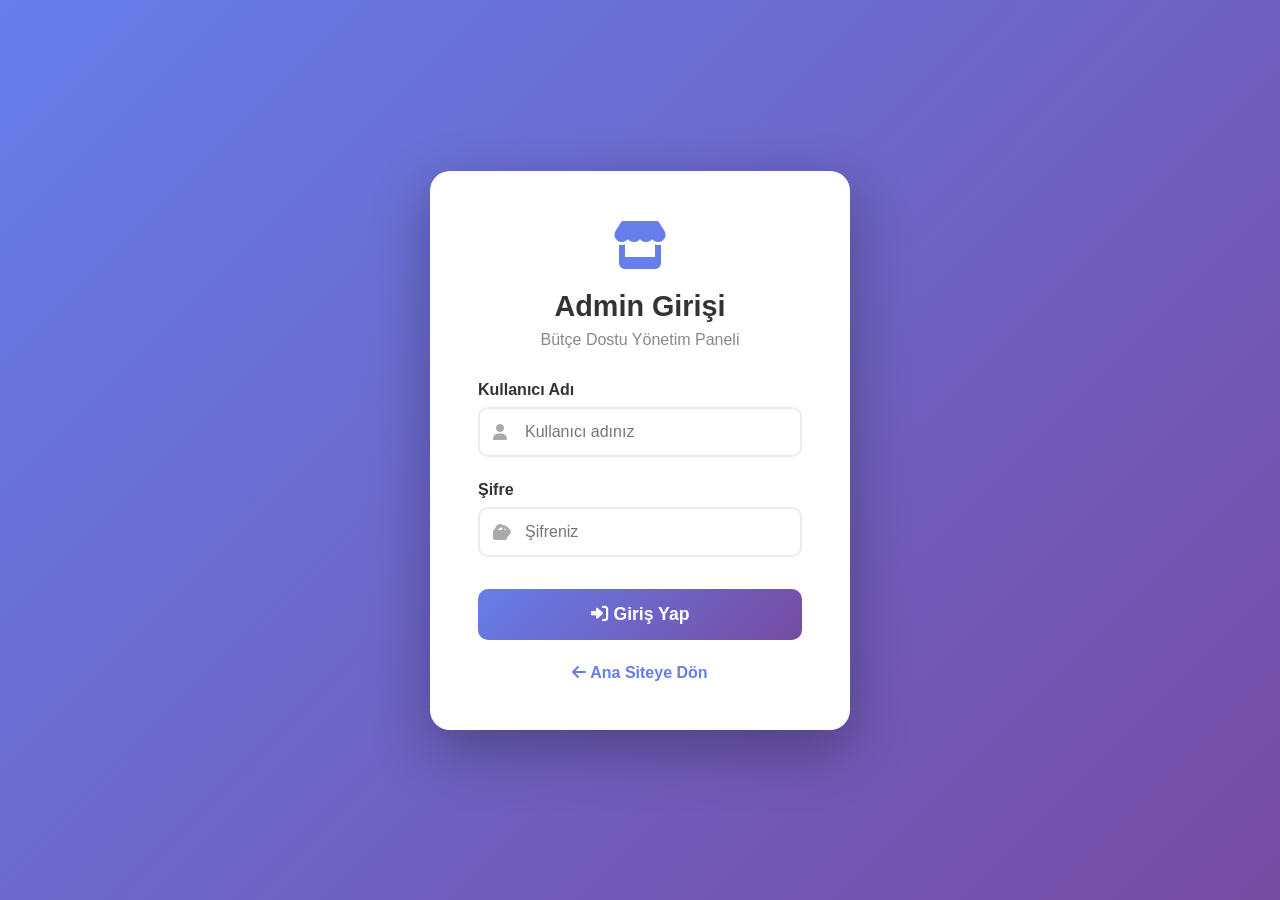
<file: admin/index.html>
<!DOCTYPE html>
<html lang="tr">
<head>
    <meta charset="UTF-8">
    <meta name="viewport" content="width=device-width, initial-scale=1.0">
    <title>Admin Girişi - Bütçe Dostu</title>
    <link href="https://cdnjs.cloudflare.com/ajax/libs/font-awesome/6.0.0/css/all.min.css" rel="stylesheet">
    <style>
        * { margin: 0; padding: 0; box-sizing: border-box; }

        body {
            font-family: 'Segoe UI', sans-serif;
            background: linear-gradient(135deg, #667eea 0%, #764ba2 100%);
            min-height: 100vh;
            display: flex;
            align-items: center;
            justify-content: center;
        }

        .login-box {
            background: white;
            padding: 3rem;
            border-radius: 20px;
            box-shadow: 0 20px 60px rgba(0,0,0,0.3);
            width: 100%;
            max-width: 420px;
            text-align: center;
        }

        .login-logo {
            font-size: 3rem;
            color: #667eea;
            margin-bottom: 1rem;
        }

        .login-box h2 {
            color: #333;
            margin-bottom: 0.5rem;
            font-size: 1.8rem;
        }

        .login-box p {
            color: #888;
            margin-bottom: 2rem;
        }

        .form-group {
            position: relative;
            margin-bottom: 1.5rem;
            text-align: left;
        }

        .form-group label {
            display: block;
            margin-bottom: 0.5rem;
            font-weight: 600;
            color: #333;
        }

        .form-group .input-wrap {
            position: relative;
        }

        .form-group .input-wrap i {
            position: absolute;
            left: 15px;
            top: 50%;
            transform: translateY(-50%);
            color: #aaa;
        }

        .form-group input {
            width: 100%;
            padding: 14px 14px 14px 45px;
            border: 2px solid #e9ecef;
            border-radius: 10px;
            font-size: 1rem;
            transition: border-color 0.3s;
        }

        .form-group input:focus {
            outline: none;
            border-color: #667eea;
        }

        .toggle-pass {
            position: absolute;
            right: 15px;
            top: 50%;
            transform: translateY(-50%);
            cursor: pointer;
            color: #aaa;
        }

        .btn-login {
            width: 100%;
            padding: 15px;
            background: linear-gradient(135deg, #667eea, #764ba2);
            color: white;
            border: none;
            border-radius: 10px;
            font-size: 1.1rem;
            font-weight: 700;
            cursor: pointer;
            transition: all 0.3s;
            margin-top: 0.5rem;
        }

        .btn-login:hover {
            transform: translateY(-2px);
            box-shadow: 0 8px 20px rgba(102,126,234,0.4);
        }

        .error-msg {
            background: #f8d7da;
            color: #721c24;
            padding: 12px;
            border-radius: 8px;
            margin-bottom: 1.5rem;
            display: none;
            font-weight: 600;
        }

        .back-link {
            display: block;
            margin-top: 1.5rem;
            color: #667eea;
            text-decoration: none;
            font-weight: 600;
        }

        .back-link:hover {
            text-decoration: underline;
        }

        .shake {
            animation: shake 0.4s ease;
        }

        @keyframes shake {
            0%, 100% { transform: translateX(0); }
            25% { transform: translateX(-10px); }
            75% { transform: translateX(10px); }
        }
    </style>
</head>
<body>
    <div class="login-box" id="login-box">
        <div class="login-logo">
            <i class="fas fa-store"></i>
        </div>
        <h2>Admin Girişi</h2>
        <p>Bütçe Dostu Yönetim Paneli</p>

        <div class="error-msg" id="error-msg">
            <i class="fas fa-exclamation-circle"></i> Kullanıcı adı veya şifre hatalı!
        </div>

        <form onsubmit="girisYap(event)">
            <div class="form-group">
                <label>Kullanıcı Adı</label>
                <div class="input-wrap">
                    <i class="fas fa-user"></i>
                    <input type="text" id="kullanici" placeholder="Kullanıcı adınız" required autocomplete="off">
                </div>
            </div>

            <div class="form-group">
                <label>Şifre</label>
                <div class="input-wrap">
                    <i class="fas fa-lock"></i>
                    <input type="password" id="sifre" placeholder="Şifreniz" required>
                    <i class="fas fa-eye toggle-pass" onclick="sifreGoster()"></i>
                </div>
            </div>

            <button type="submit" class="btn-login">
                <i class="fas fa-sign-in-alt"></i> Giriş Yap
            </button>
        </form>

        <a href="../index.html" class="back-link">
            <i class="fas fa-arrow-left"></i> Ana Siteye Dön
        </a>
    </div>

    <script>
        // Admin bilgileri - değiştirmek için buradan düzenleyin
        const ADMIN_KULLANICI = 'admin';
        const ADMIN_SIFRE = '4782190';

        // Zaten giriş yapılmışsa direkt panele yönlendir
        if (sessionStorage.getItem('admin_giris') === 'true') {
            window.location.href = 'panel.html';
        }

        function girisYap(event) {
            event.preventDefault();

            const kullanici = document.getElementById('kullanici').value;
            const sifre = document.getElementById('sifre').value;
            const errorMsg = document.getElementById('error-msg');
            const loginBox = document.getElementById('login-box');

            if (kullanici === ADMIN_KULLANICI && sifre === ADMIN_SIFRE) {
                // Giriş başarılı
                sessionStorage.setItem('admin_giris', 'true');
                window.location.href = 'panel.html';
            } else {
                // Hatalı giriş
                errorMsg.style.display = 'block';
                loginBox.classList.add('shake');
                setTimeout(() => loginBox.classList.remove('shake'), 400);
            }
        }

        function sifreGoster() {
            const sifreInput = document.getElementById('sifre');
            const icon = document.querySelector('.toggle-pass');

            if (sifreInput.type === 'password') {
                sifreInput.type = 'text';
                icon.className = 'fas fa-eye-slash toggle-pass';
            } else {
                sifreInput.type = 'password';
                icon.className = 'fas fa-eye toggle-pass';
            }
        }
    </script>
</body>
</html>
</file>
<file: admin/admin.css>
/* Admin Panel CSS */
* {
    margin: 0;
    padding: 0;
    box-sizing: border-box;
}

body {
    font-family: 'Segoe UI', Tahoma, Geneva, Verdana, sans-serif;
    background-color: #f8f9fa;
    color: #333;
}

.admin-layout {
    display: flex;
    min-height: 100vh;
}

/* Sidebar */
.sidebar {
    width: 250px;
    background: linear-gradient(135deg, #667eea 0%, #764ba2 100%);
    color: white;
    position: fixed;
    height: 100vh;
    overflow-y: auto;
}

.sidebar-header {
    padding: 2rem 1.5rem;
    border-bottom: 1px solid rgba(255,255,255,0.1);
    display: flex;
    align-items: center;
    gap: 10px;
}

.sidebar-header i {
    font-size: 2rem;
}

.sidebar-header h3 {
    font-size: 1.2rem;
    font-weight: 600;
}

.sidebar-nav {
    padding: 1rem 0;
}

.nav-item {
    display: flex;
    align-items: center;
    gap: 12px;
    padding: 15px 1.5rem;
    color: rgba(255,255,255,0.8);
    text-decoration: none;
    transition: all 0.3s;
    border-left: 3px solid transparent;
}

.nav-item:hover,
.nav-item.active {
    background-color: rgba(255,255,255,0.1);
    color: white;
    border-left-color: #fff;
}

.nav-item i {
    width: 20px;
    text-align: center;
}

/* Main Content */
.main-content {
    flex: 1;
    margin-left: 250px;
    min-height: 100vh;
}

/* Header */
.admin-header {
    background: white;
    padding: 1.5rem 2rem;
    box-shadow: 0 2px 10px rgba(0,0,0,0.1);
    display: flex;
    justify-content: space-between;
    align-items: center;
    position: sticky;
    top: 0;
    z-index: 100;
}

#page-title {
    font-size: 1.8rem;
    font-weight: 600;
    color: #333;
}

.admin-user {
    display: flex;
    align-items: center;
    gap: 10px;
    color: #666;
}

.admin-user i {
    font-size: 2rem;
    color: #667eea;
}

/* Pages */
.page {
    display: none;
    padding: 2rem;
}

.page.active {
    display: block;
}

.page-header {
    display: flex;
    justify-content: space-between;
    align-items: center;
    margin-bottom: 2rem;
}

.page-header h2 {
    font-size: 1.8rem;
    color: #333;
}

/* Buttons */
.btn-primary {
    background: linear-gradient(135deg, #667eea, #764ba2);
    color: white;
    border: none;
    padding: 12px 24px;
    border-radius: 25px;
    cursor: pointer;
    font-weight: 600;
    transition: all 0.3s;
    text-decoration: none;
    display: inline-flex;
    align-items: center;
    gap: 8px;
}

.btn-primary:hover {
    transform: translateY(-2px);
    box-shadow: 0 5px 15px rgba(102, 126, 234, 0.4);
}

.btn-secondary {
    background: #6c757d;
    color: white;
    border: none;
    padding: 10px 20px;
    border-radius: 20px;
    cursor: pointer;
    font-weight: 600;
    transition: all 0.3s;
}

.btn-secondary:hover {
    background: #5a6268;
}

.btn-danger {
    background: #dc3545;
    color: white;
    border: none;
    padding: 8px 16px;
    border-radius: 15px;
    cursor: pointer;
    font-weight: 600;
    transition: all 0.3s;
}

.btn-danger:hover {
    background: #c82333;
}

.btn-success {
    background: #28a745;
    color: white;
    border: none;
    padding: 8px 16px;
    border-radius: 15px;
    cursor: pointer;
    font-weight: 600;
    transition: all 0.3s;
}

.btn-success:hover {
    background: #218838;
}

/* Dashboard Stats */
.stats-cards {
    display: grid;
    grid-template-columns: repeat(auto-fit, minmax(250px, 1fr));
    gap: 1.5rem;
    margin-bottom: 2rem;
}

.stat-card {
    background: white;
    padding: 1.5rem;
    border-radius: 15px;
    box-shadow: 0 5px 15px rgba(0,0,0,0.1);
    display: flex;
    align-items: center;
    gap: 1rem;
    transition: transform 0.3s;
}

.stat-card:hover {
    transform: translateY(-3px);
}

.stat-icon {
    width: 60px;
    height: 60px;
    border-radius: 15px;
    display: flex;
    align-items: center;
    justify-content: center;
    font-size: 1.5rem;
    color: white;
    background: linear-gradient(135deg, #667eea, #764ba2);
}

.stat-info h3 {
    font-size: 2rem;
    font-weight: 700;
    color: #333;
    margin-bottom: 0.5rem;
}

.stat-info p {
    color: #666;
}

/* Dashboard Content */
.dashboard-content {
    display: grid;
    grid-template-columns: 2fr 1fr;
    gap: 2rem;
}

.recent-products,
.quick-actions {
    background: white;
    padding: 1.5rem;
    border-radius: 15px;
    box-shadow: 0 5px 15px rgba(0,0,0,0.1);
}

.recent-products h3,
.quick-actions h3 {
    margin-bottom: 1rem;
    color: #333;
}

.recent-list {
    display: flex;
    flex-direction: column;
    gap: 1rem;
}

.recent-item {
    display: flex;
    align-items: center;
    gap: 12px;
    padding: 12px;
    background: #f8f9fa;
    border-radius: 10px;
}

.recent-item img {
    width: 50px;
    height: 50px;
    border-radius: 8px;
    object-fit: cover;
}

.recent-info h4 {
    font-size: 0.9rem;
    color: #333;
    margin-bottom: 0.25rem;
}

.recent-info p {
    font-size: 0.8rem;
    color: #666;
}

.action-buttons {
    display: flex;
    flex-direction: column;
    gap: 1rem;
}

.action-btn {
    background: #f8f9fa;
    border: 2px solid #e9ecef;
    padding: 15px;
    border-radius: 10px;
    cursor: pointer;
    transition: all 0.3s;
    display: flex;
    align-items: center;
    gap: 10px;
    font-weight: 600;
    color: #333;
}

.action-btn:hover {
    background: #667eea;
    color: white;
    border-color: #667eea;
}

/* Filters */
.filters {
    display: flex;
    gap: 1rem;
    margin-bottom: 2rem;
    flex-wrap: wrap;
    align-items: center;
}

.filters select,
.filters input {
    padding: 10px 15px;
    border: 2px solid #e9ecef;
    border-radius: 25px;
    background: white;
    transition: border-color 0.3s;
}

.filters select:focus,
.filters input:focus {
    outline: none;
    border-color: #667eea;
}

.filters button {
    background: #667eea;
    color: white;
    border: none;
    padding: 10px 20px;
    border-radius: 20px;
    cursor: pointer;
    font-weight: 600;
}

/* Table */
.table-container {
    background: white;
    border-radius: 15px;
    overflow: hidden;
    box-shadow: 0 5px 15px rgba(0,0,0,0.1);
}

.admin-table {
    width: 100%;
    border-collapse: collapse;
}

.admin-table th {
    background: linear-gradient(135deg, #667eea, #764ba2);
    color: white;
    padding: 15px;
    text-align: left;
    font-weight: 600;
}

.admin-table td {
    padding: 15px;
    border-bottom: 1px solid #e9ecef;
}

.admin-table tr:hover {
    background-color: #f8f9fa;
}

.kategori-badge {
    padding: 5px 12px;
    border-radius: 15px;
    font-size: 0.8rem;
    font-weight: 600;
    text-transform: uppercase;
}

.kategori-ev {
    background: #d4edda;
    color: #155724;
}

.kategori-arsa {
    background: #fff3cd;
    color: #856404;
}

.kategori-araba {
    background: #d1ecf1;
    color: #0c5460;
}

.kategori-diger {
    background: #f8d7da;
    color: #721c24;
}

/* Settings */
.settings-container {
    display: grid;
    grid-template-columns: 1fr 1fr;
    gap: 2rem;
    margin-bottom: 2rem;
}

.settings-section {
    background: white;
    padding: 2rem;
    border-radius: 15px;
    box-shadow: 0 5px 15px rgba(0,0,0,0.1);
}

.settings-section h3 {
    color: #333;
    margin-bottom: 1.5rem;
    border-bottom: 2px solid #667eea;
    padding-bottom: 0.5rem;
}

.settings-actions {
    grid-column: 1 / -1;
    display: flex;
    gap: 1rem;
    justify-content: center;
}

/* Modal */
.modal {
    display: none;
    position: fixed;
    z-index: 2000;
    left: 0;
    top: 0;
    width: 100%;
    height: 100%;
    background-color: rgba(0,0,0,0.5);
}

.modal-content {
    background-color: white;
    margin: 5% auto;
    padding: 0;
    border-radius: 15px;
    width: 90%;
    max-width: 600px;
    max-height: 90vh;
    overflow-y: auto;
}

.modal-header {
    display: flex;
    justify-content: space-between;
    align-items: center;
    padding: 1.5rem;
    border-bottom: 1px solid #e9ecef;
}

.modal-header h3 {
    color: #333;
    margin: 0;
}

.close {
    font-size: 2rem;
    cursor: pointer;
    color: #666;
    transition: color 0.3s;
}

.close:hover {
    color: #333;
}

.admin-form {
    padding: 2rem;
}

.form-group {
    margin-bottom: 1.5rem;
}

.form-group label {
    display: block;
    margin-bottom: 0.5rem;
    font-weight: 600;
    color: #333;
}

.form-group input,
.form-group select,
.form-group textarea {
    width: 100%;
    padding: 12px;
    border: 2px solid #e9ecef;
    border-radius: 8px;
    font-size: 1rem;
    transition: border-color 0.3s;
}

.form-group input:focus,
.form-group select:focus,
.form-group textarea:focus {
    outline: none;
    border-color: #667eea;
}

.form-row {
    display: grid;
    grid-template-columns: 1fr 1fr;
    gap: 1rem;
}

.form-actions {
    display: flex;
    gap: 1rem;
    justify-content: flex-end;
    margin-top: 2rem;
}

/* Responsive */
@media (max-width: 768px) {
    .sidebar {
        transform: translateX(-100%);
        transition: transform 0.3s;
    }
    
    .sidebar.active {
        transform: translateX(0);
    }
    
    .main-content {
        margin-left: 0;
    }
    
    .admin-header {
        padding: 1rem;
    }
    
    .dashboard-content {
        grid-template-columns: 1fr;
    }
    
    .settings-container {
        grid-template-columns: 1fr;
    }
    
    .form-row {
        grid-template-columns: 1fr;
    }
    
    .page {
        padding: 1rem;
    }
}

@media (max-width: 480px) {
    .stats-cards {
        grid-template-columns: 1fr;
    }
    
    .page-header {
        flex-direction: column;
        gap: 1rem;
        align-items: flex-start;
    }
    
    .filters {
        flex-direction: column;
        align-items: stretch;
    }
    
    .admin-table {
        font-size: 0.9rem;
    }
}

/* Fotoğraf Yükleme */
.foto-yukle-alani {
    border: 2px dashed #667eea;
    border-radius: 10px;
    padding: 2rem;
    text-align: center;
    cursor: pointer;
    transition: all 0.3s;
    background: #f8f9ff;
}

.foto-yukle-alani:hover {
    background: #eef0ff;
    border-color: #764ba2;
}

.foto-yukle-alani i {
    font-size: 2.5rem;
    color: #667eea;
    margin-bottom: 0.5rem;
    display: block;
}

.foto-yukle-alani p {
    color: #333;
    font-weight: 600;
    margin-bottom: 0.25rem;
}

.foto-yukle-alani span {
    color: #888;
    font-size: 0.85rem;
}

.foto-onizleme {
    display: flex;
    flex-wrap: wrap;
    gap: 10px;
    margin-top: 1rem;
}

.foto-onizleme-item {
    position: relative;
    width: 100px;
    height: 100px;
}

.foto-onizleme-item img {
    width: 100%;
    height: 100%;
    object-fit: cover;
    border-radius: 8px;
    border: 2px solid #e9ecef;
}

.foto-onizleme-item .foto-sil {
    position: absolute;
    top: -8px;
    right: -8px;
    width: 24px;
    height: 24px;
    background: #dc3545;
    color: white;
    border: none;
    border-radius: 50%;
    cursor: pointer;
    font-size: 0.8rem;
    display: flex;
    align-items: center;
    justify-content: center;
}
</file>
